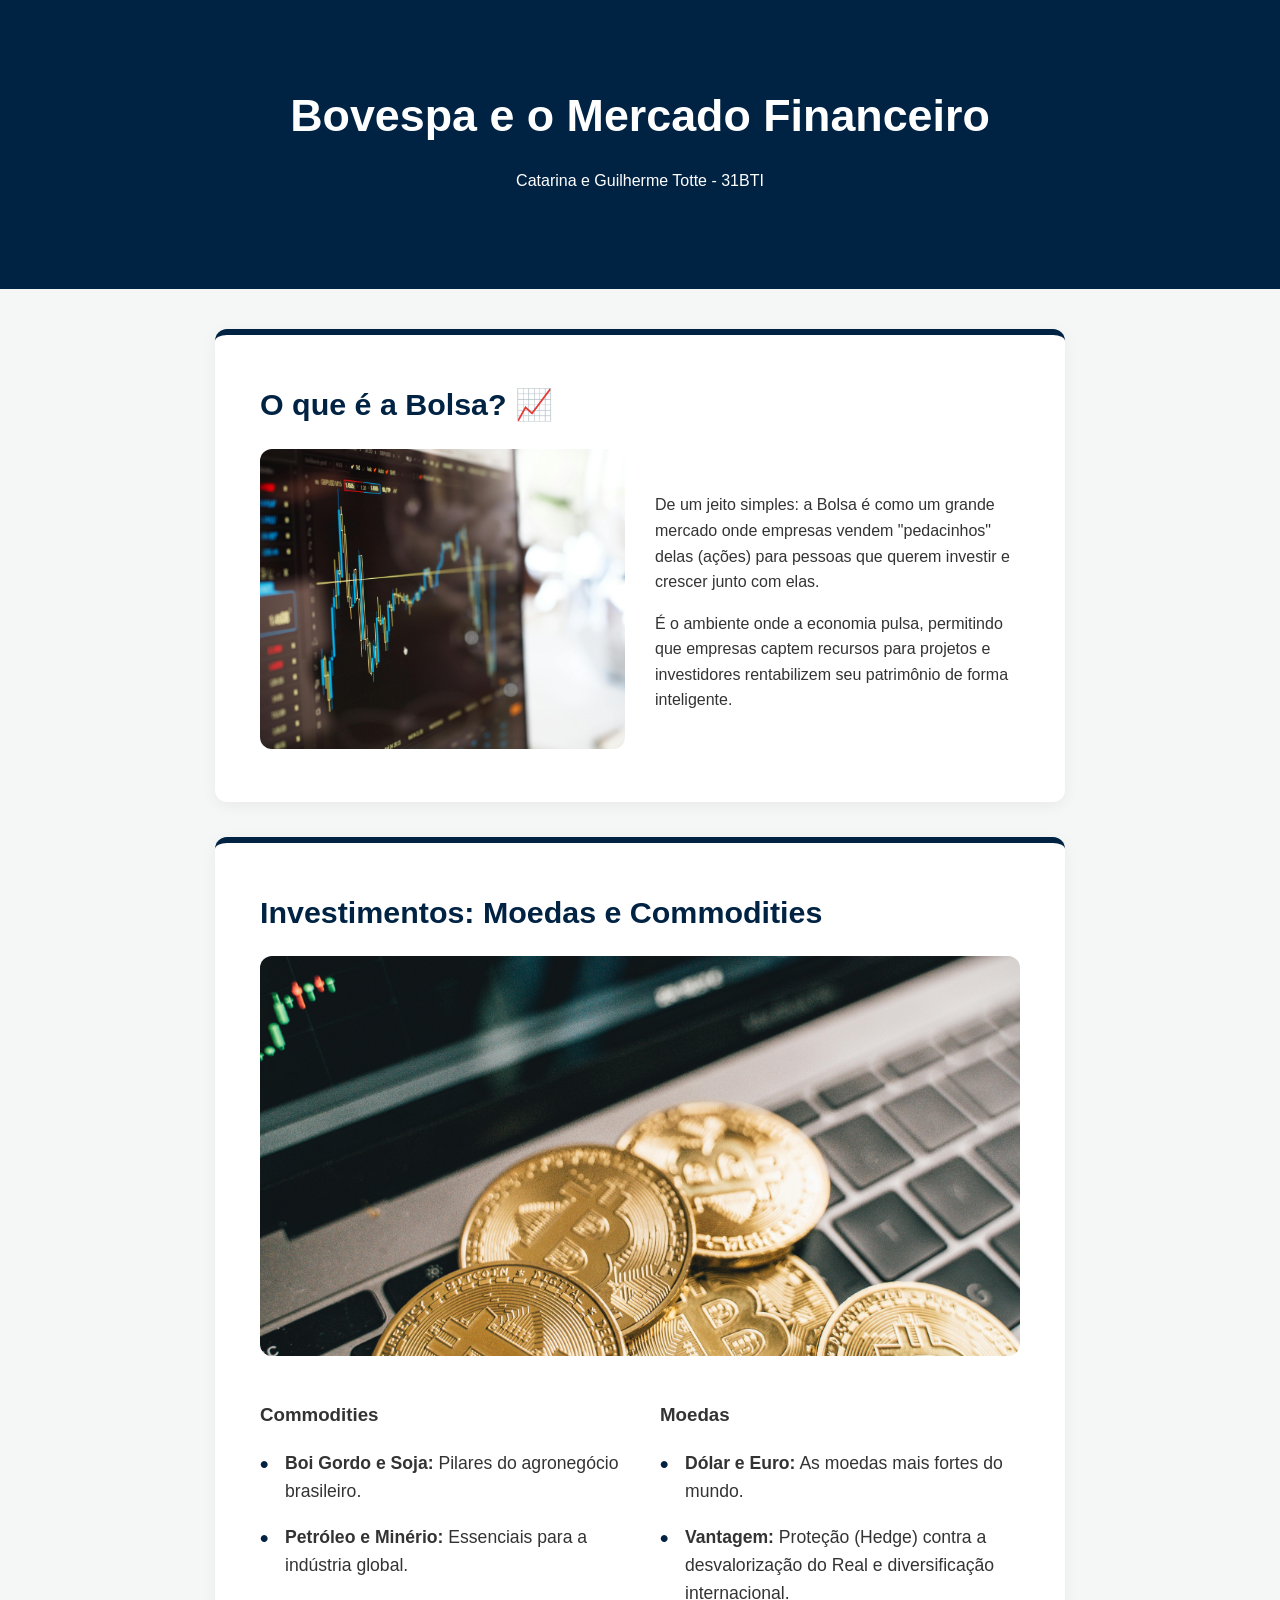
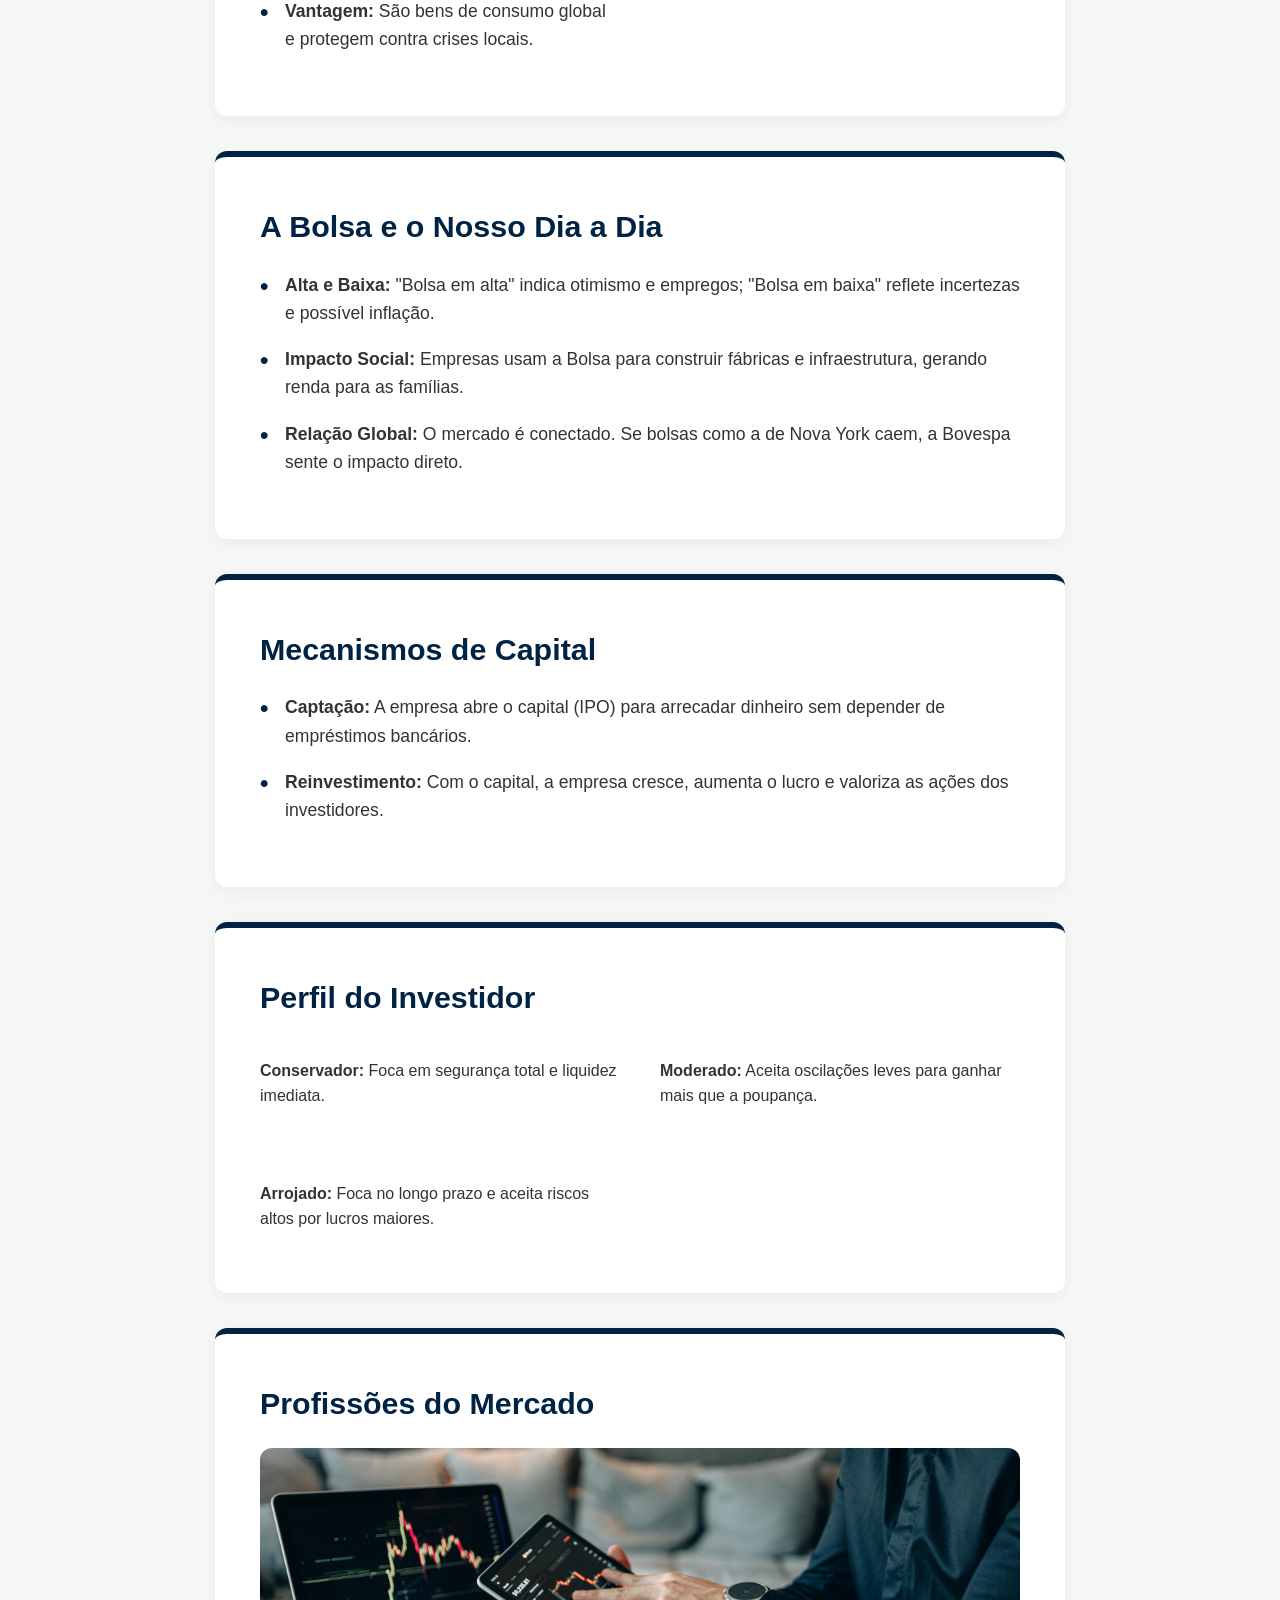
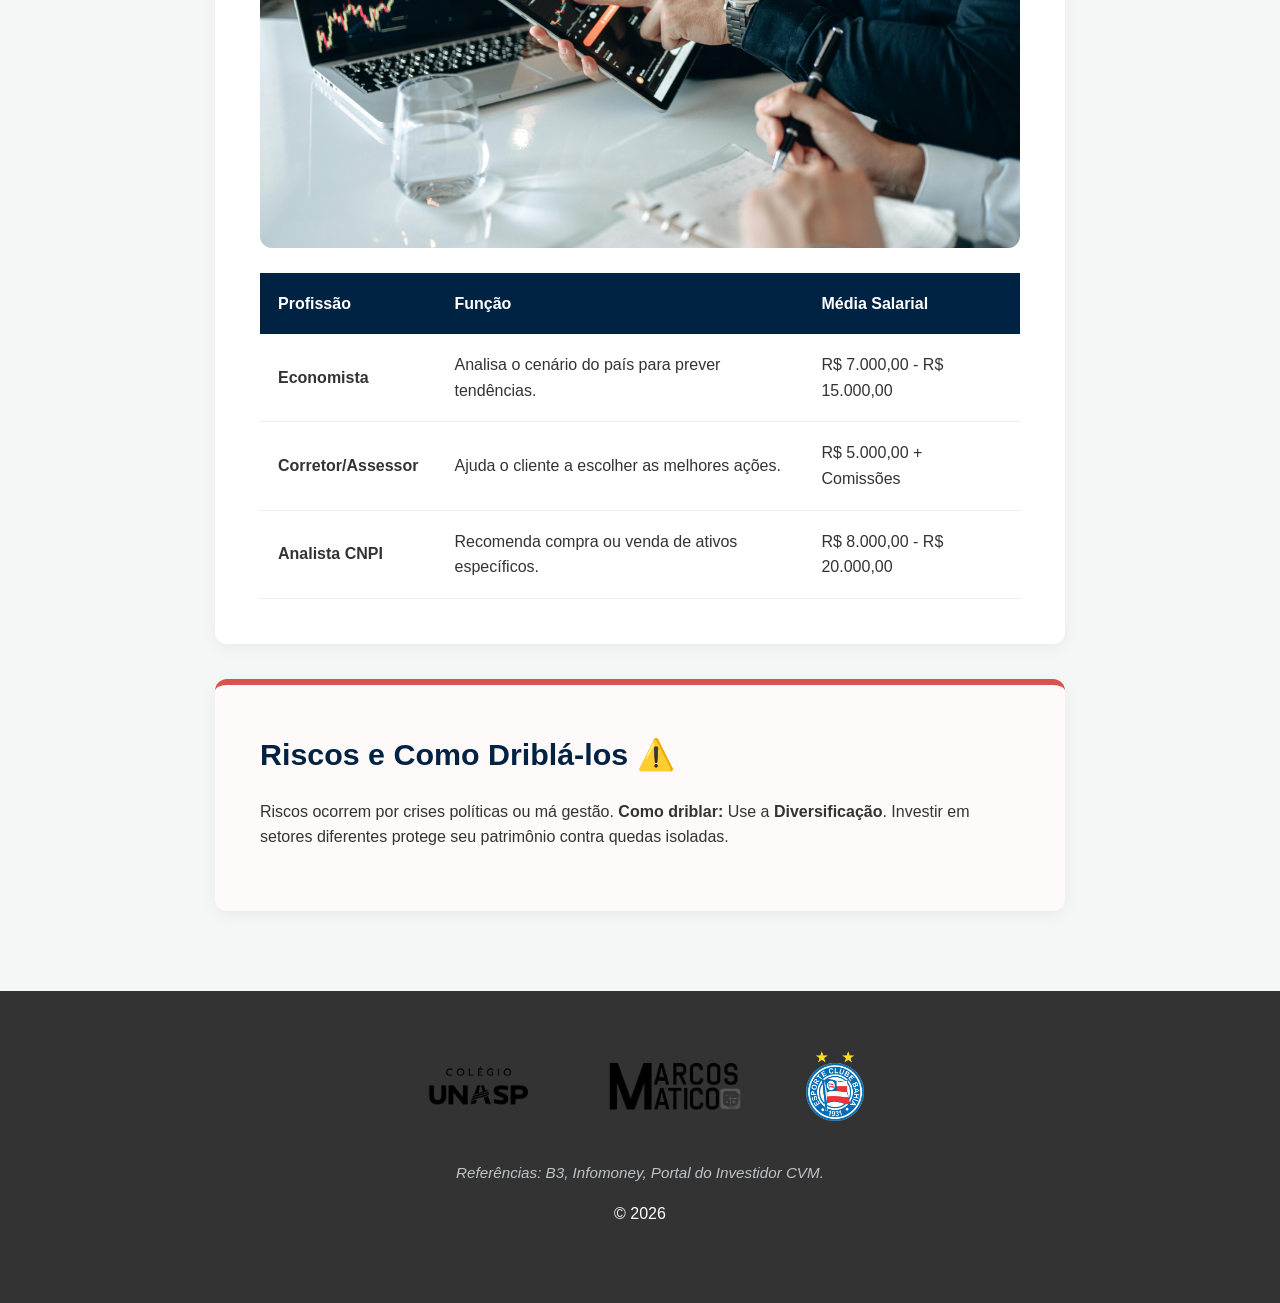
<file: index.html>
﻿<!DOCTYPE html>
<html lang="pt-br">
<head>
    <meta charset="UTF-8">
    <meta name="viewport" content="width=device-width, initial-scale=1.0">
    <title>Projeto Bovespa - Matemática</title>
    <link rel="stylesheet" href="style.css">
</head>
<body>

    <header class="main-header">
        <div class="content-wrapper">
            <h1>Bovespa e o Mercado Financeiro</h1>
            <p>Catarina e Guilherme Totte - 31BTI</p>
        </div>
    </header>

    <main class="content-wrapper">
        
        <section class="card">
            <h2>O que é a Bolsa? 📈</h2>
            <div class="split-container">
                <div class="split-image">
                    <img src="./imgs/grafico.jpg" alt="Gráfico da Bolsa">
                </div>
                <div class="split-text">
                    <p>De um jeito simples: a Bolsa é como um grande mercado onde empresas vendem "pedacinhos" delas (ações) para pessoas que querem investir e crescer junto com elas.</p>
                    <p>É o ambiente onde a economia pulsa, permitindo que empresas captem recursos para projetos e investidores rentabilizem seu patrimônio de forma inteligente.</p>
                </div>
            </div>
        </section>

        <section class="card">
            <h2>Investimentos: Moedas e Commodities</h2>
            <img src="./imgs/moedas.jpg" alt="Investimentos e Moedas" class="img-content">
            <div class="grid-2">
                <div>
                    <h3>Commodities</h3>
                    <ul class="topic-list">
                        <li><strong>Boi Gordo e Soja:</strong> Pilares do agronegócio brasileiro.</li>
                        <li><strong>Petróleo e Minério:</strong> Essenciais para a indústria global.</li>
                        <li><strong>Vantagem:</strong> São bens de consumo global e protegem contra crises locais.</li>
                    </ul>
                </div>
                <div>
                    <h3>Moedas</h3>
                    <ul class="topic-list">
                        <li><strong>Dólar e Euro:</strong> As moedas mais fortes do mundo.</li>
                        <li><strong>Vantagem:</strong> Proteção (Hedge) contra a desvalorização do Real e diversificação internacional.</li>
                    </ul>
                </div>
            </div>
        </section>

        <section class="card">
            <h2>A Bolsa e o Nosso Dia a Dia</h2>
            <ul class="topic-list">
                <li><strong>Alta e Baixa:</strong> "Bolsa em alta" indica otimismo e empregos; "Bolsa em baixa" reflete incertezas e possível inflação.</li>
                <li><strong>Impacto Social:</strong> Empresas usam a Bolsa para construir fábricas e infraestrutura, gerando renda para as famílias.</li>
                <li><strong>Relação Global:</strong> O mercado é conectado. Se bolsas como a de Nova York caem, a Bovespa sente o impacto direto.</li>
            </ul>
        </section>

        <section class="card">
            <h2>Mecanismos de Capital</h2>
            <ul class="topic-list">
                <li><strong>Captação:</strong> A empresa abre o capital (IPO) para arrecadar dinheiro sem depender de empréstimos bancários.</li>
                <li><strong>Reinvestimento:</strong> Com o capital, a empresa cresce, aumenta o lucro e valoriza as ações dos investidores.</li>
            </ul>
        </section>

        <section class="card">
            <h2>Perfil do Investidor</h2>
            <div class="grid-2">
                <p><strong>Conservador:</strong> Foca em segurança total e liquidez imediata.</p>
                <p><strong>Moderado:</strong> Aceita oscilações leves para ganhar mais que a poupança.</p>
                <p><strong>Arrojado:</strong> Foca no longo prazo e aceita riscos altos por lucros maiores.</p>
            </div>
        </section>

        <section class="card">
            <h2>Profissões do Mercado</h2>
            <img src="./imgs/escritorio.jpg" alt="Escritório de Investimentos" class="img-content">
            <table class="styled-table">
                <thead>
                    <tr>
                        <th>Profissão</th>
                        <th>Função</th>
                        <th>Média Salarial</th>
                    </tr>
                </thead>
                <tbody>
                    <tr>
                        <td><strong>Economista</strong></td>
                        <td>Analisa o cenário do país para prever tendências.</td>
                        <td>R$ 7.000,00 - R$ 15.000,00</td>
                    </tr>
                    <tr>
                        <td><strong>Corretor/Assessor</strong></td>
                        <td>Ajuda o cliente a escolher as melhores ações.</td>
                        <td>R$ 5.000,00 + Comissões</td>
                    </tr>
                    <tr>
                        <td><strong>Analista CNPI</strong></td>
                        <td>Recomenda compra ou venda de ativos específicos.</td>
                        <td>R$ 8.000,00 - R$ 20.000,00</td>
                    </tr>
                </tbody>
            </table>
        </section>

        <section class="card risk-section">
            <h2>Riscos e Como Driblá-los ⚠️</h2>
            <p>Riscos ocorrem por crises políticas ou má gestão. <strong>Como driblar:</strong> Use a <strong>Diversificação</strong>. Investir em setores diferentes protege seu patrimônio contra quedas isoladas.</p>
        </section>

    </main>

    <footer class="main-footer">
        <div class="content-wrapper">
            <div class="logo-area">
                <div class="logo-box logo-preta"><img src="./imgs/logo unasp.png" alt="UNASP"></div>
                <div class="logo-box"><img src="./imgs/logo marcos matico.png" alt="Marcos Matico"></div>
                <div class="logo-box"><img src="./imgs/logo bahia.png" alt="Bahia"></div>
            </div>
            <p class="refs">Referências: B3, Infomoney, Portal do Investidor CVM.</p>
            <p>&copy; 2026</p>
        </div>
    </footer>

</body>
</html>
</file>
<file: style.css>
﻿:root {
    --azul-marinho: #002344;
    --cinza-escuro: #333333;
    --cinza-medio: #718096;
    --cinza-claro: #f4f7f6;
    --branco: #ffffff;
}

* {
    box-sizing: border-box;
}

body {
    font-family: 'Segoe UI', Arial, sans-serif;
    background-color: var(--cinza-claro);
    color: var(--cinza-escuro);
    margin: 0;
    padding: 0;
    line-height: 1.6;
}

.content-wrapper {
    max-width: 900px;
    margin: 0 auto;
    padding: 0 25px;
}

.main-header {
    background-color: var(--azul-marinho);
    color: var(--branco);
    padding: 80px 0;
    text-align: center;
    margin-bottom: 40px;
}

.main-header h1 {
    margin: 0;
    font-size: 2.8rem;
}

.card {
    background: var(--branco);
    padding: 45px;
    margin-bottom: 35px; 
    border-radius: 12px;
    box-shadow: 0 4px 15px rgba(0,0,0,0.05);
    border-top: 6px solid var(--azul-marinho);
}

h2 {
    color: var(--azul-marinho);
    margin-top: 0;
    font-size: 1.9rem;
    margin-bottom: 20px;
}

/* Layout 50/50 - A mágica da inversão está aqui */
.split-container {
    display: flex;
    align-items: center;
    gap: 30px;
}

/* Classe que inverte a ordem: Texto primeiro, Imagem depois */
.row-reverse {
    flex-direction: row-reverse;
}

.split-image {
    flex: 1;
}

.split-image img {
    width: 100%;
    height: 300px;
    object-fit: cover;
    border-radius: 12px;
}

.split-text {
    flex: 1;
}

.img-content {
    width: 100%;
    max-height: 400px;
    object-fit: cover;
    border-radius: 12px;
    margin-bottom: 25px;
    display: block;
}

.topic-list {
    list-style: none;
    padding: 0;
}

.topic-list li {
    margin-bottom: 18px;
    padding-left: 25px;
    position: relative;
    font-size: 1.1rem;
}

.topic-list li::before {
    content: "•";
    color: var(--azul-marinho);
    font-weight: bold;
    font-size: 1.5rem;
    position: absolute;
    left: 0;
    top: -4px;
}

.grid-2 {
    display: grid;
    grid-template-columns: 1fr 1fr;
    gap: 40px;
}

@media (max-width: 768px) {
    .grid-2 { 
        grid-template-columns: 1fr; 
    }
    .split-container {
        flex-direction: column !important; /* No celular volta a ser empilhado */
    }
}

.styled-table {
    width: 100%;
    border-collapse: collapse;
    margin-top: 25px;
}

.styled-table th {
    background-color: var(--azul-marinho);
    color: white;
    text-align: left;
    padding: 18px;
}

.styled-table td {
    padding: 18px;
    border-bottom: 1px solid #eee;
}

.risk-section {
    border-top-color: #d9534f;
    background-color: #fffafa;
}

.main-footer {
    background-color: var(--cinza-escuro);
    color: white;
    text-align: center;
    padding: 60px 0;
    margin-top: 80px;
}

.logo-area {
    display: flex;
    justify-content: center;
    align-items: center;
    gap: 60px;
    margin-bottom: 40px;
    flex-wrap: wrap;
}

.logo-box img {
    height: 70px;
    width: auto;
    display: block;
}

.logo-preta img {
    filter: brightness(0);
}

.refs {
    font-size: 0.95rem;
    color: #bdc3c7;
    margin-top: 25px;
    font-style: italic;
}
</file>
